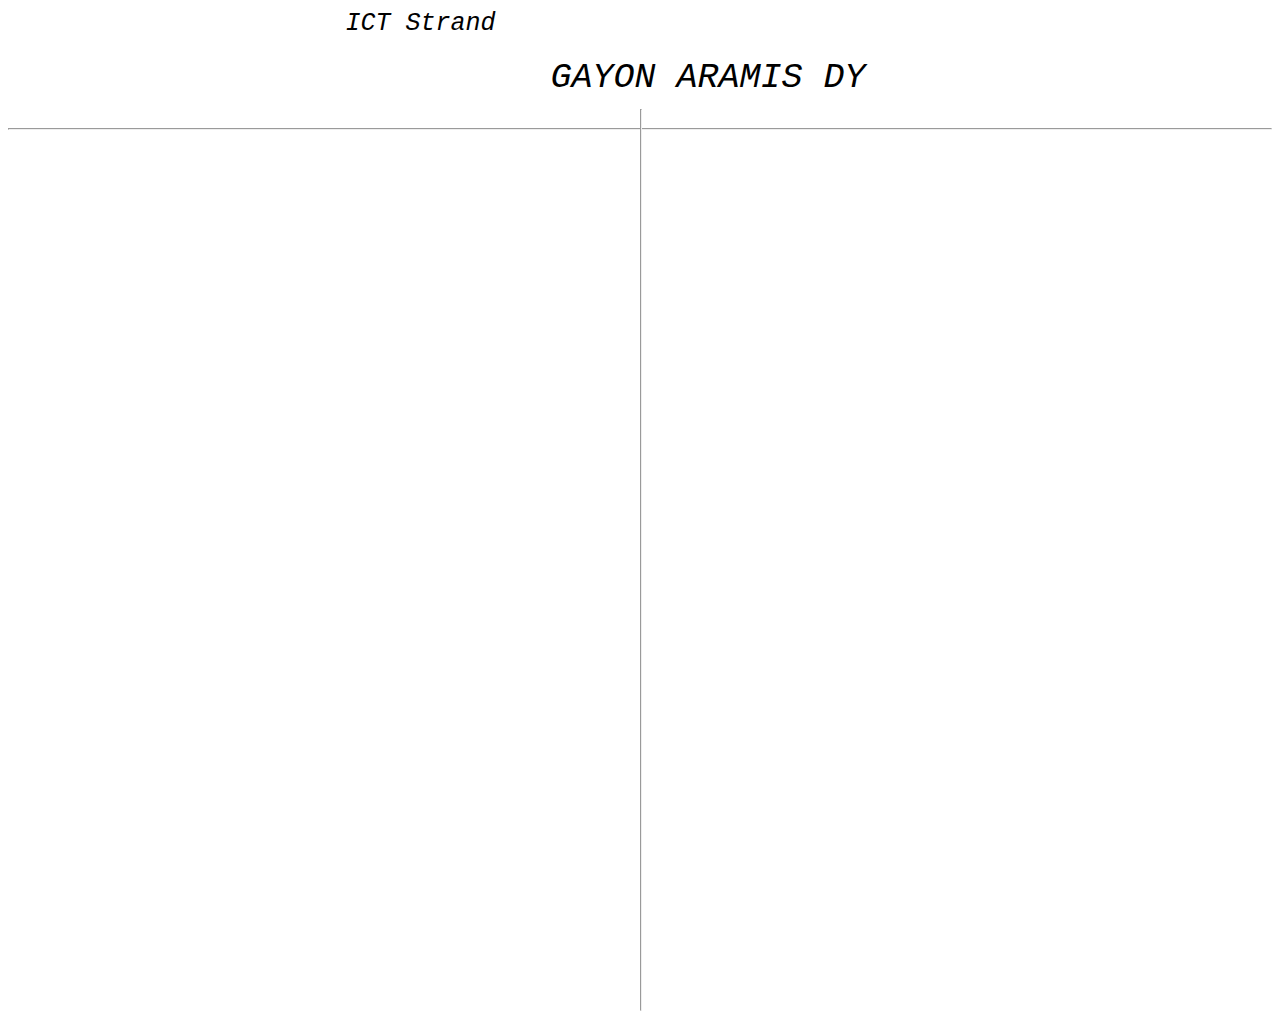
<file: index.html>
<!DOCTYPE html>
<html lang="en">
<head>
    <meta charset="UTF-8">
    <meta name="viewport" content="width=device-width, initial-scale=1.0">
    <title>resume</title>

    <link rel="stylesheet" href="resume.css">
</head>
<body>
    <pre>
    
    
    <div class="NAME">GAYON ARAMIS DY</div>
    <div class="STRAND">ICT Strand</div>
    </pre>      
    <hr class="line1">
    <hr class="line2">
</body>
</html>
</file>
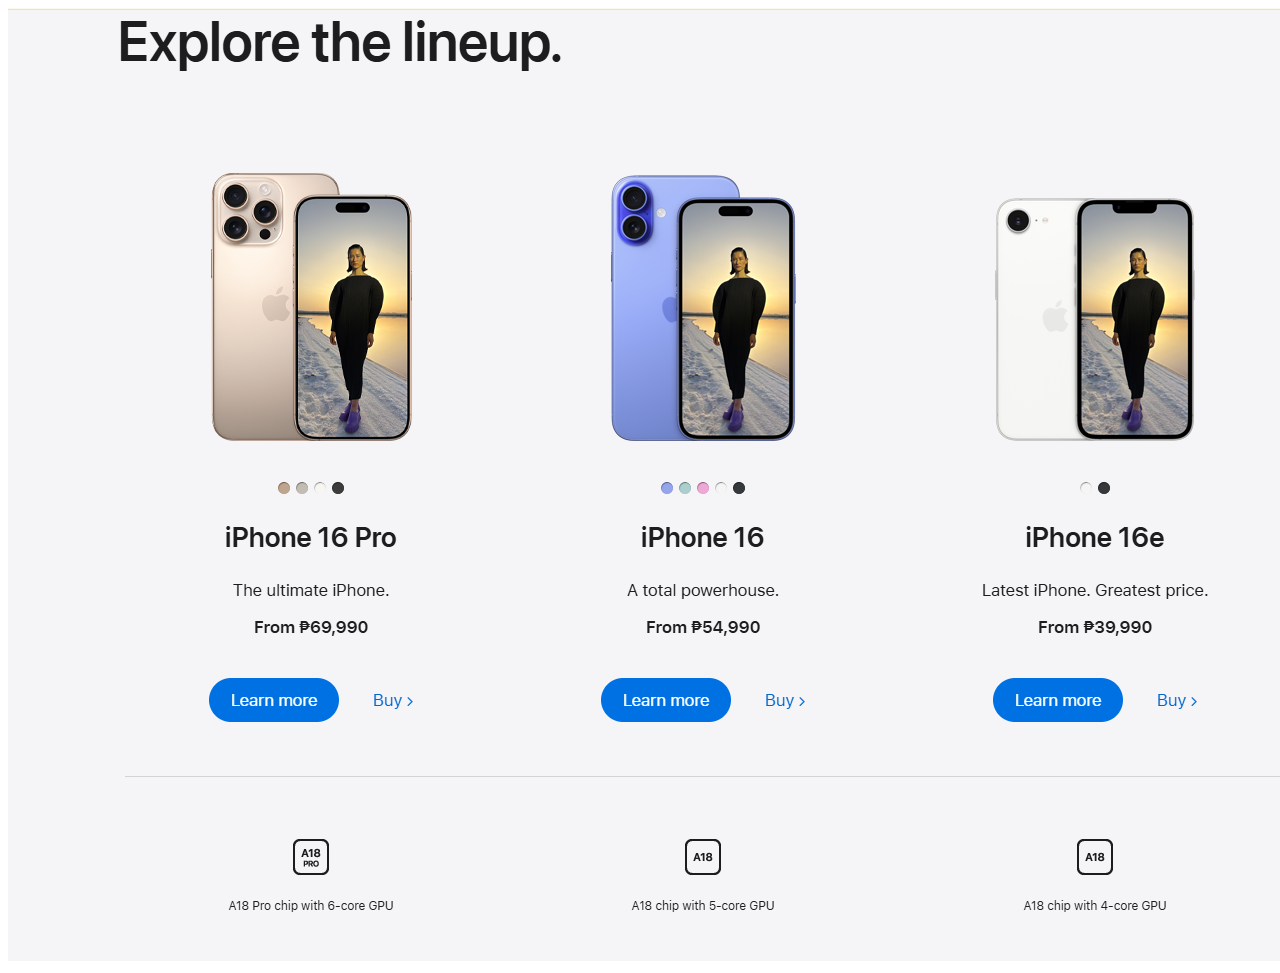
<file: imagemap/imageproduct/index.html>
<!DOCTYPE html>
<html lang="en">
<head>
    <meta charset="UTF-8">
    <meta name="viewport" content="width=device-width, initial-scale=1.0">
    <title>Document</title>
</head>
<body>
    <img src="images/Screenshot 2025-07-29 133309.png" alt="" usemap="#1">

    <map name="1">
        <area shape="poly" coords="265,166,330,186,395,192,387,431,211,426,205,180" href="p1.html" alt="">
        <area shape="poly" coords="672,168,731,189,780,195,770,430,604,417,620,168" href="p2.html" alt="">
        <area shape="poly" coords="1003,191,1170,191,1172,430,989,416" href="p3.html" alt="">
        <area shape="poly" coords="1450,168,1515,189,1565,198,1569,414,1556,431,1404,429,1387,184,1398,170" href="p4.html" alt="">
    </map>
</body>
</html>
</file>
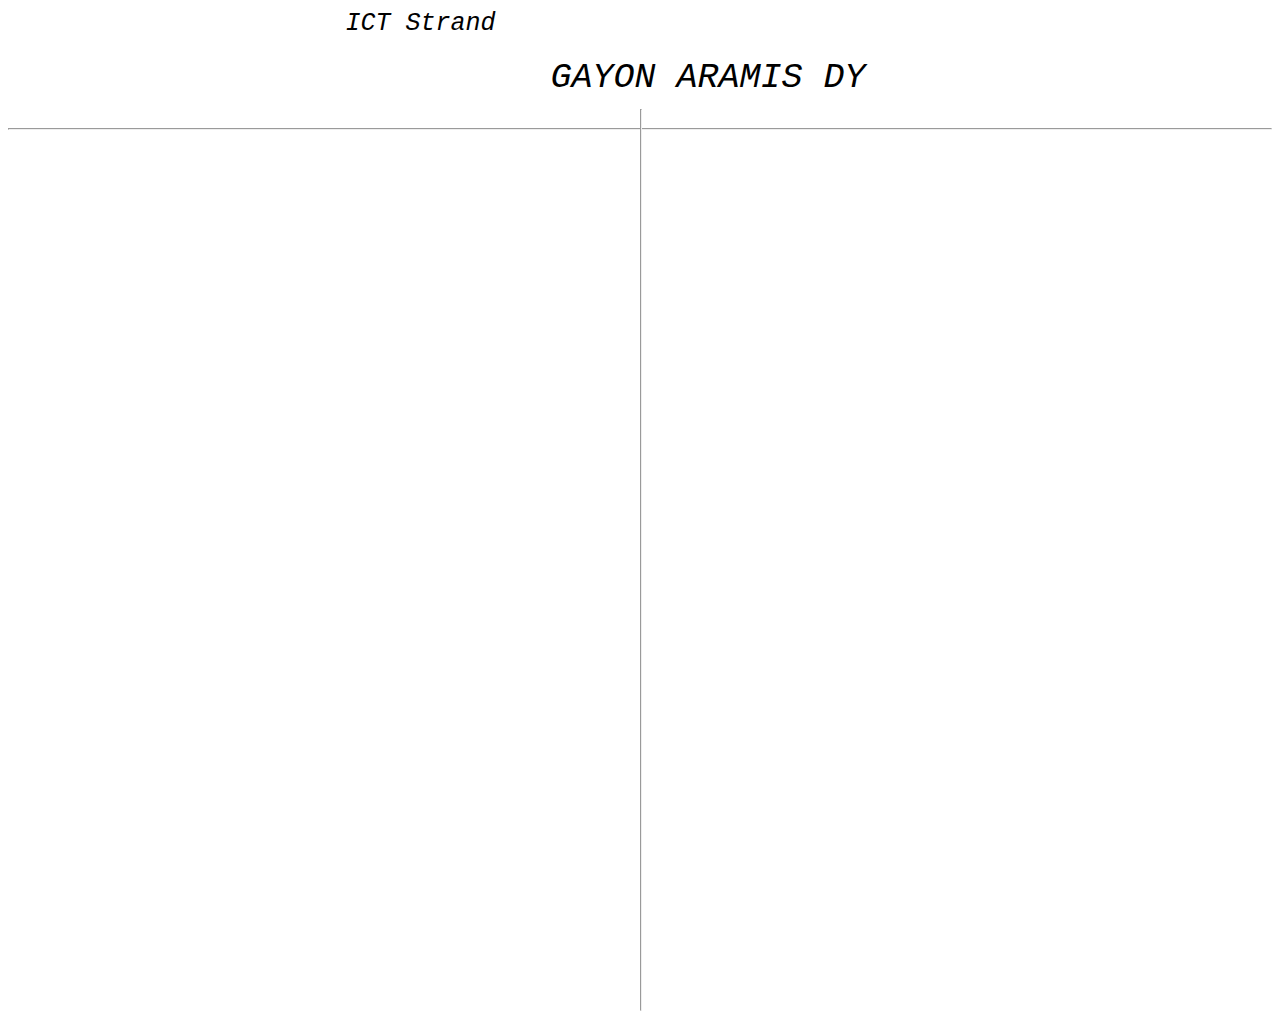
<file: resume.html>
<!DOCTYPE html>
<html lang="en">
<head>
    <meta charset="UTF-8">
    <meta name="viewport" content="width=device-width, initial-scale=1.0">
    <title>resume</title>

    <link rel="stylesheet" href="resume.css">
</head>
<body>
    <pre>
    
    
    <div class="NAME">GAYON ARAMIS DY</div>
    <div class="STRAND">ICT Strand</div>
    </pre>      
    <hr class="line1">
    <hr class="line2">
</body>
</html>
</file>
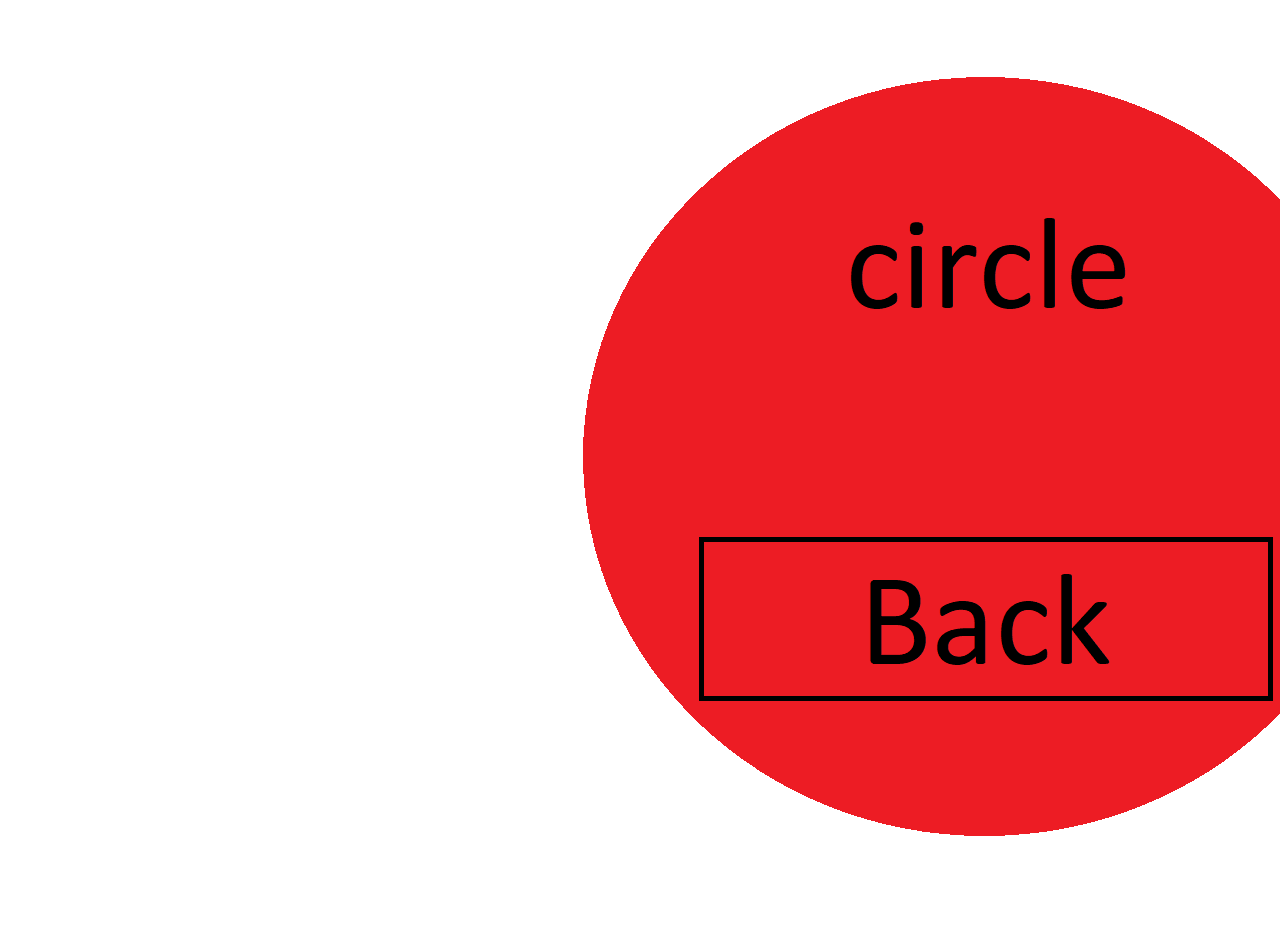
<file: imagemap/imagemapshapes.html/circle.html>
<!DOCTYPE html>
<html lang="en">
<head>
    <meta charset="UTF-8">
    <meta name="viewport" content="width=device-width, initial-scale=1.0">
    <title>Document</title>
</head>
<body>
    <img src="circle.png" alt="" usemap="#c">

    <map name="c">
        <area shape="rect" coords="695,531,1260,1688" href="map.html" alt="">
    </map>
</body>
</html>
</file>
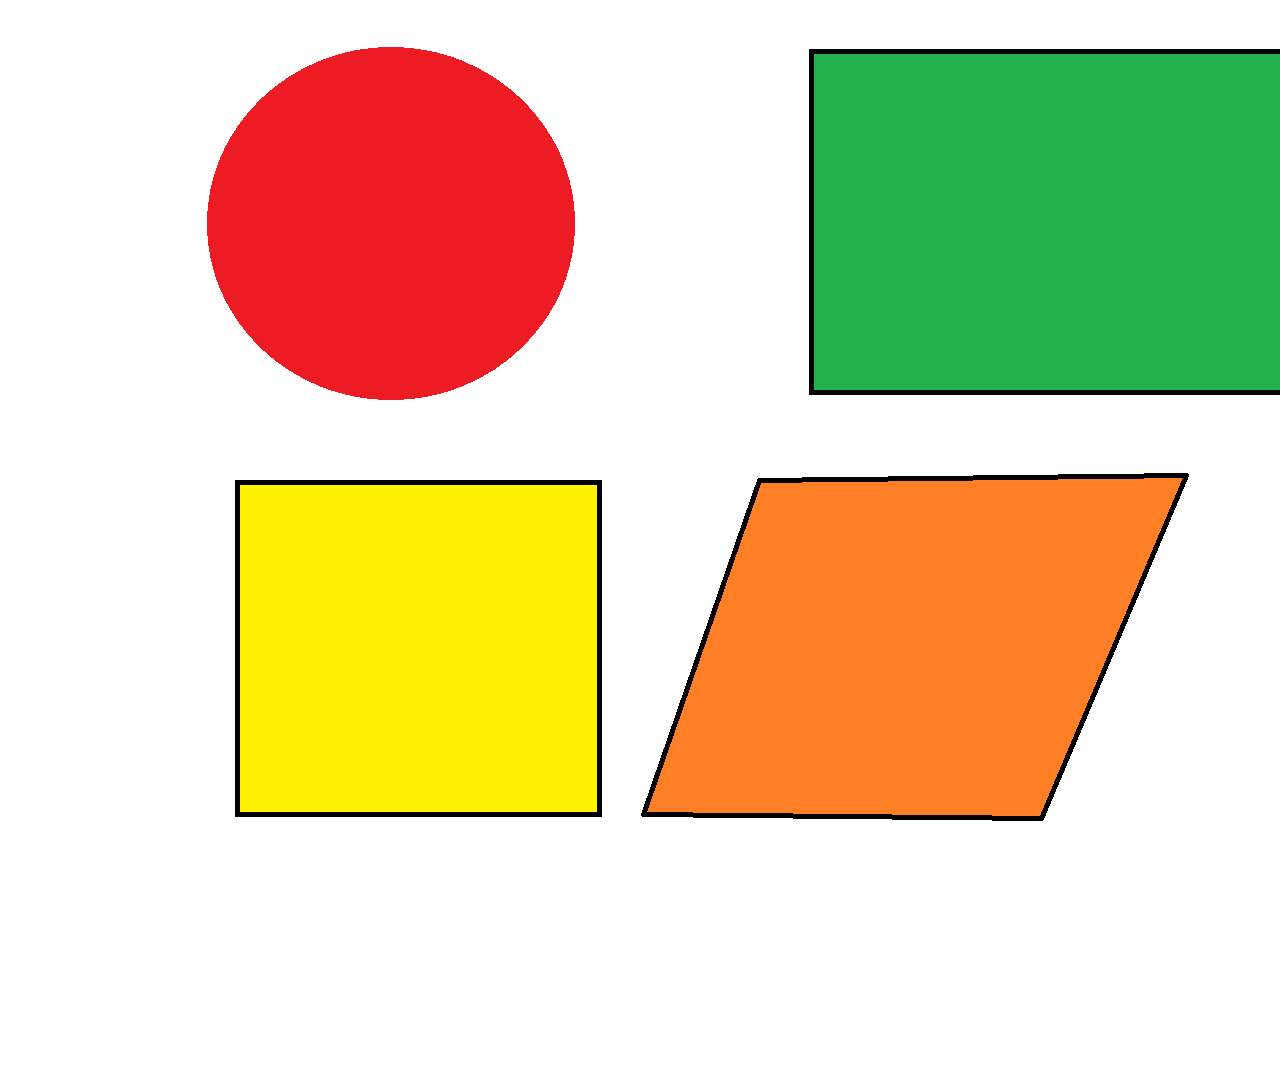
<file: imagemap/imagemapshapes.html/map.html>
<!DOCTYPE html>
<html lang="en">
<head>
    <meta charset="UTF-8">
    <meta name="viewport" content="width=device-width, initial-scale=1.0">
    <title>Document</title>
</head>
<body>
    <img src="Untitled.png" alt="" usemap="#o-map">

    <map name="o-map">
        <area shape="rect" coords="229,478,590,806" href="square.html" alt="">
        <area shape="rect" coords="803,49,1623,383" href="rectangle.html" alt="">
        <area shape="rect" coords="752,471,1033,808" href="polygon.html" alt="">
        <area shape="poly" coords="1504,469,1696,599,1622,809,1382,810,1310,598" href="pentagon.html" alt="">
        <area shape="circle" coords="381,209,565,217" href="circle.html" alt="">
    </map>
</body>
</html>
</file>
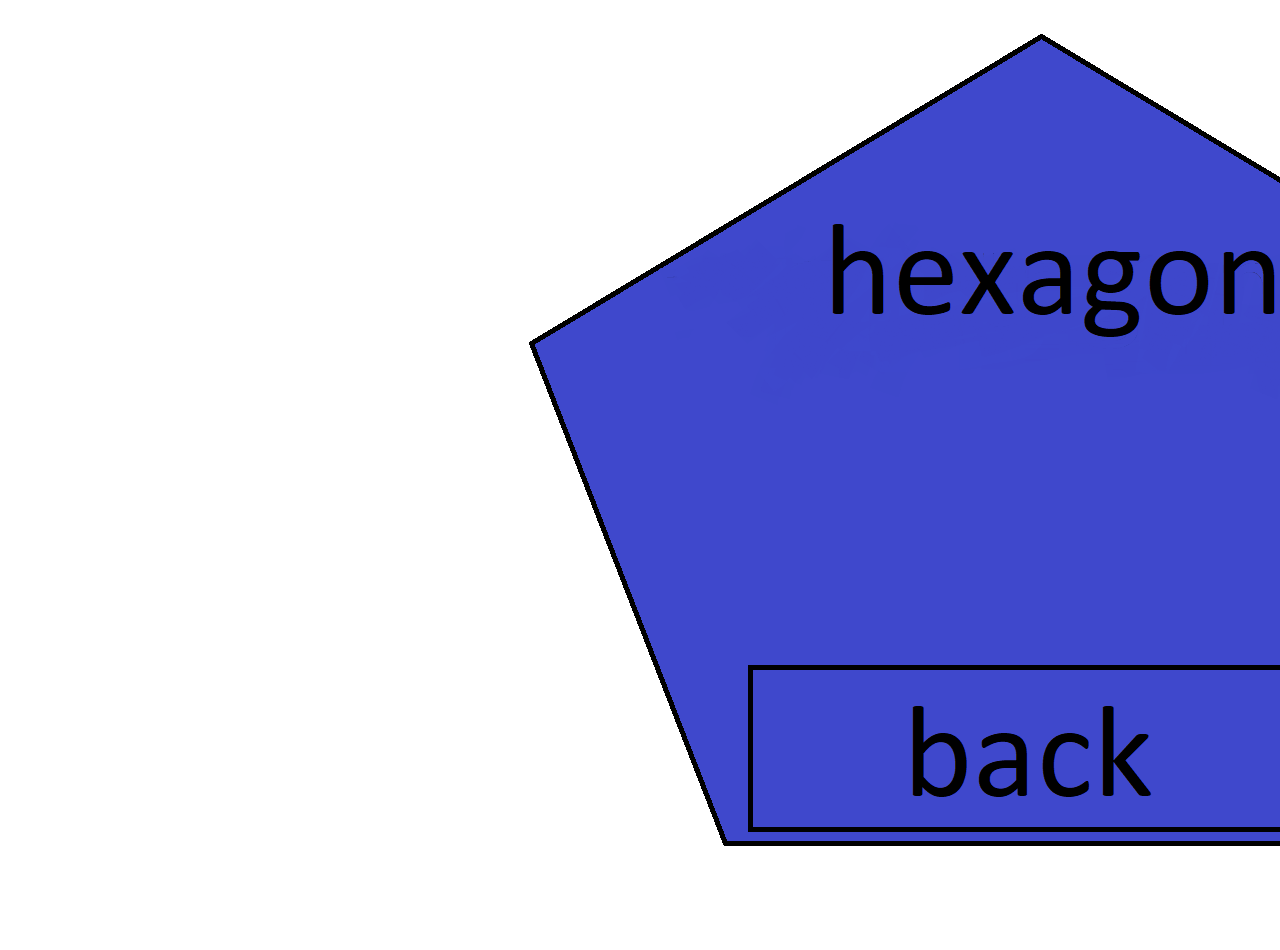
<file: imagemap/imagemapshapes.html/pentagon.html>
<!DOCTYPE html>
<html lang="en">
<head>
    <meta charset="UTF-8">
    <meta name="viewport" content="width=device-width, initial-scale=1.0">
    <title>Document</title>
</head>
<body>
    <img src="pentagon.png" alt="" usemap="#p">

    <map name="p">
        <area shape="rect" coords="743,661,1326,825" href="map.html" alt="">
    </map>
</body>
</html>
</file>
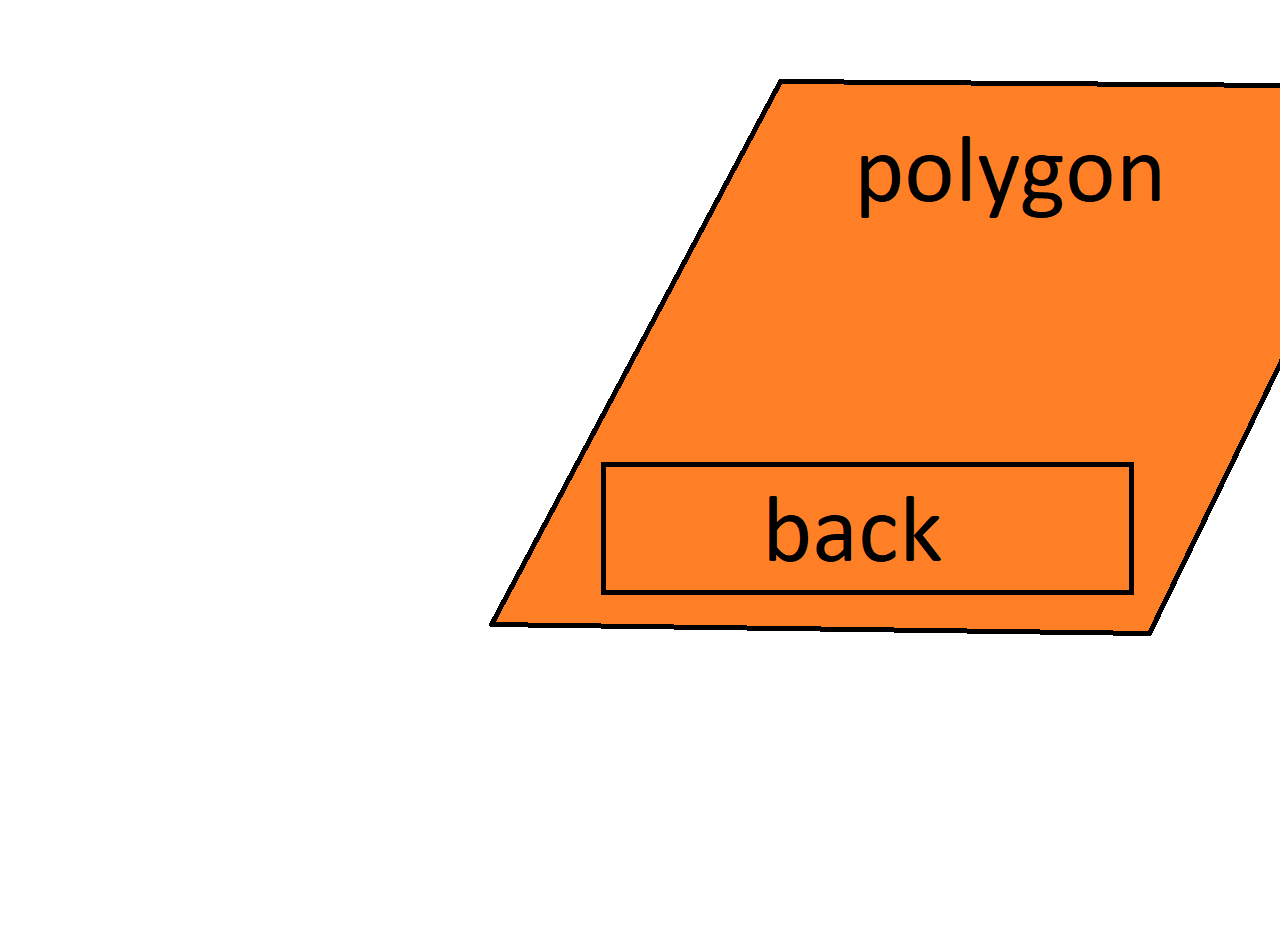
<file: imagemap/imagemapshapes.html/polygon.html>
<!DOCTYPE html>
<html lang="en">
<head>
    <meta charset="UTF-8">
    <meta name="viewport" content="width=device-width, initial-scale=1.0">
    <title>Document</title>
</head>
<body>
    <img src="polygon.png" alt="" usemap="#poly">

    <map name="poly">
        <area shape="rect" coords="595,457,1123,586" href="map.html" alt="">
    </map>
</body>
</html>
</file>
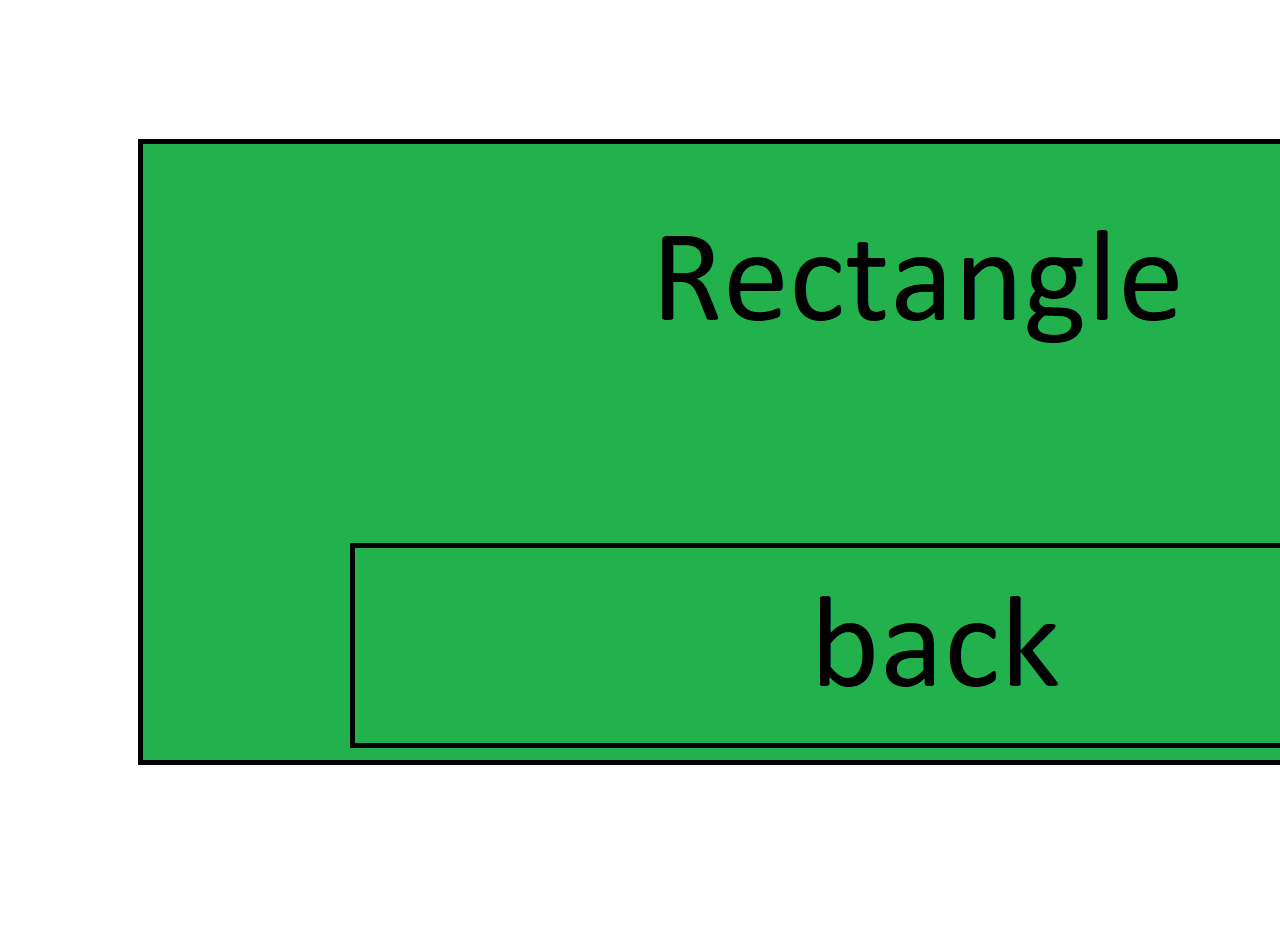
<file: imagemap/imagemapshapes.html/rectangle.html>
<!DOCTYPE html>
<html lang="en">
<head>
    <meta charset="UTF-8">
    <meta name="viewport" content="width=device-width, initial-scale=1.0">
    <title>Document</title>
</head>
<body>
    <img src="rectangle.png" alt="" usemap="#r">
    
    <map name="r">
        <area shape="rect" coords="342,538,1507,742" href="map.html" alt="">
    </map>
</body>
</html>
</file>
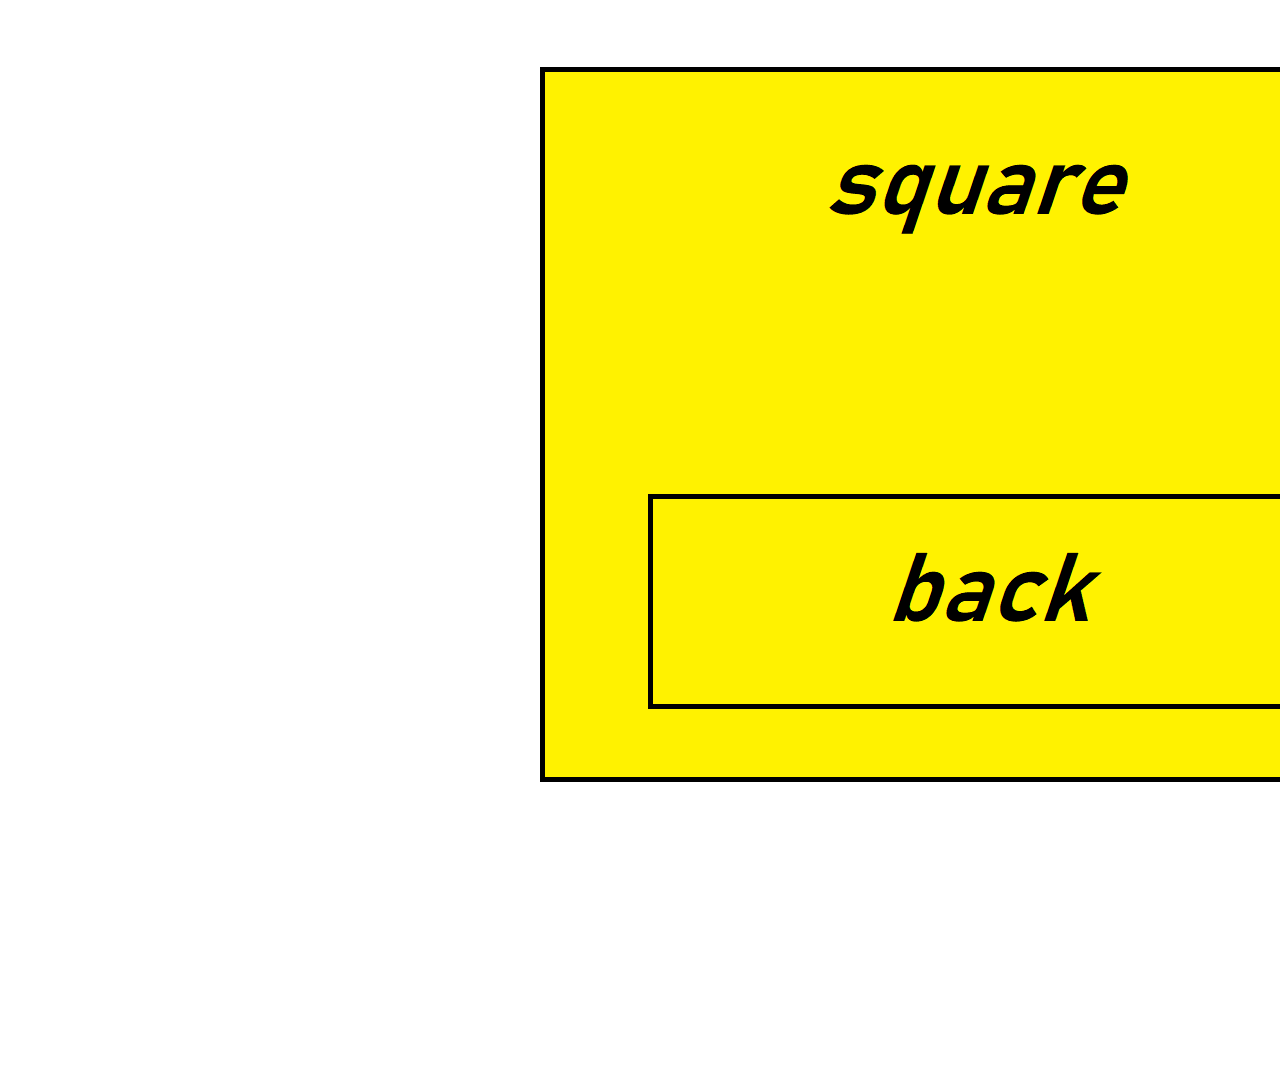
<file: imagemap/imagemapshapes.html/square.html>
<!DOCTYPE html>
<html lang="en">
<head>
    <meta charset="UTF-8">
    <meta name="viewport" content="width=device-width, initial-scale=1.0">
    <title>Document</title>
</head>
<body>
    <img src="square.png" alt="" usemap="#square">

    <map name="square">
        <area shape="rect" coords="642,489,1330,698" href="map.html" alt="">
    </map>
</body>
</html>
</file>
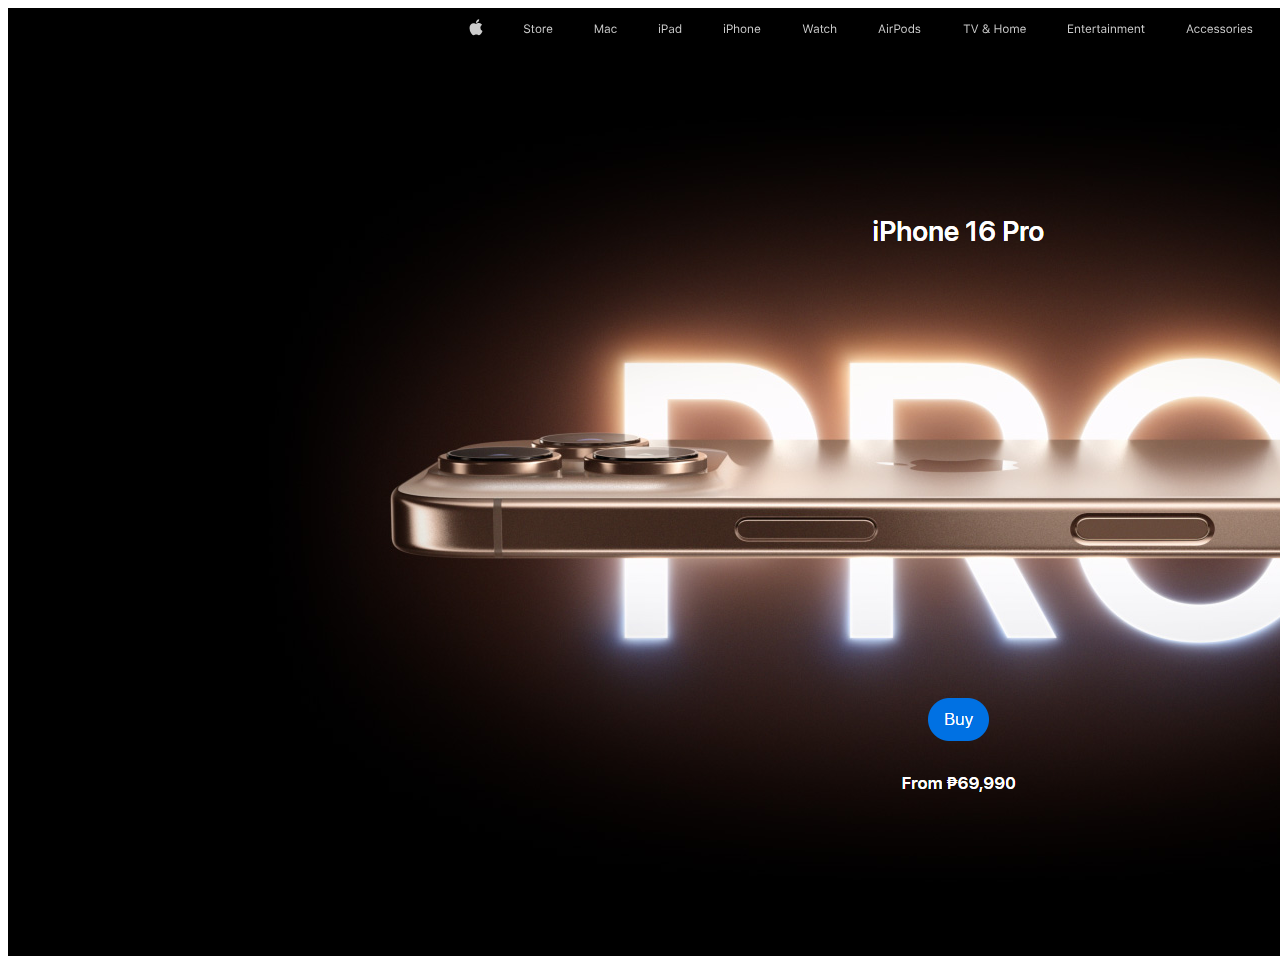
<file: imagemap/imageproduct/p1.html>
<!DOCTYPE html>
<html lang="en">
<head>
    <meta charset="UTF-8">
    <meta name="viewport" content="width=device-width, initial-scale=1.0">
    <title>Document</title>
</head>
<body>
    <img src="images/p1.png" alt="no wifi" usemap="#p1">
    <map name="p1">
        <area shape="poly" coords="965,694,976,697,981,710,974,727,950,733,936,733,927,727,920,110,925,697,936,641" href="p1fnal.html" alt="">
    </map>
    
</body>
</html>
</file>
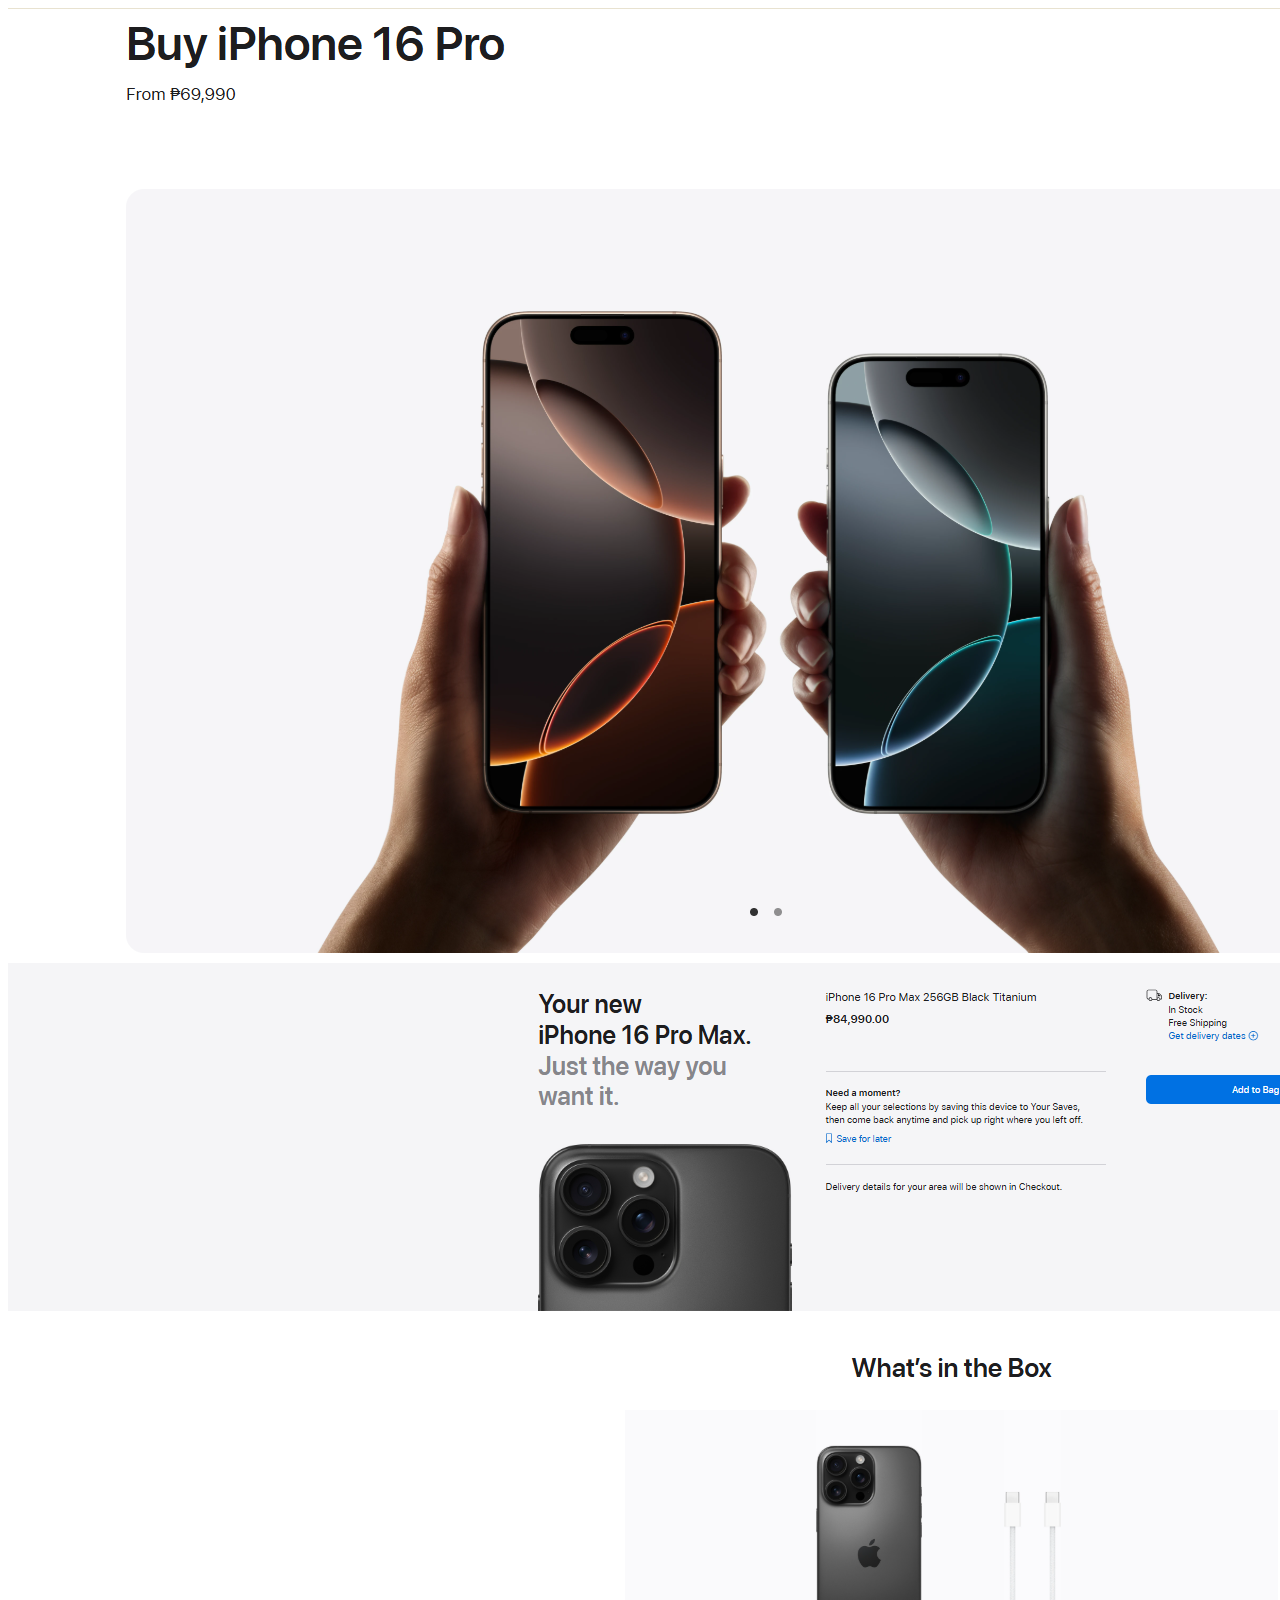
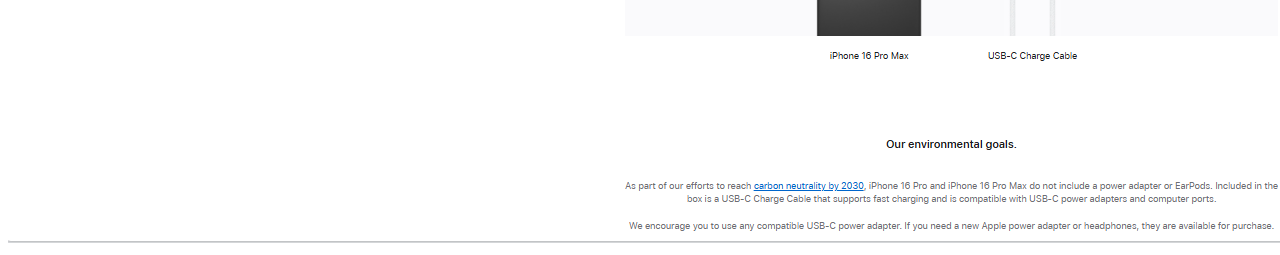
<file: imagemap/imageproduct/p1fnal.html>
<!DOCTYPE html>
<html lang="en">
<head>
    <meta charset="UTF-8">
    <meta name="viewport" content="width=device-width, initial-scale=1.0">
    <title>Document</title>
</head>
<body>
    <img src="images/p1fnal.png" alt="" usemap="#p1"><br>
    <img src="images/p1fnal2.png" alt="" usemap="#p1"><br>

    <map name="p1">
        <area shape="rect" coords="1141,112,1353,141" href="p1fnal2.html" alt="">
    </map>
    
</body>
</html>
</file>
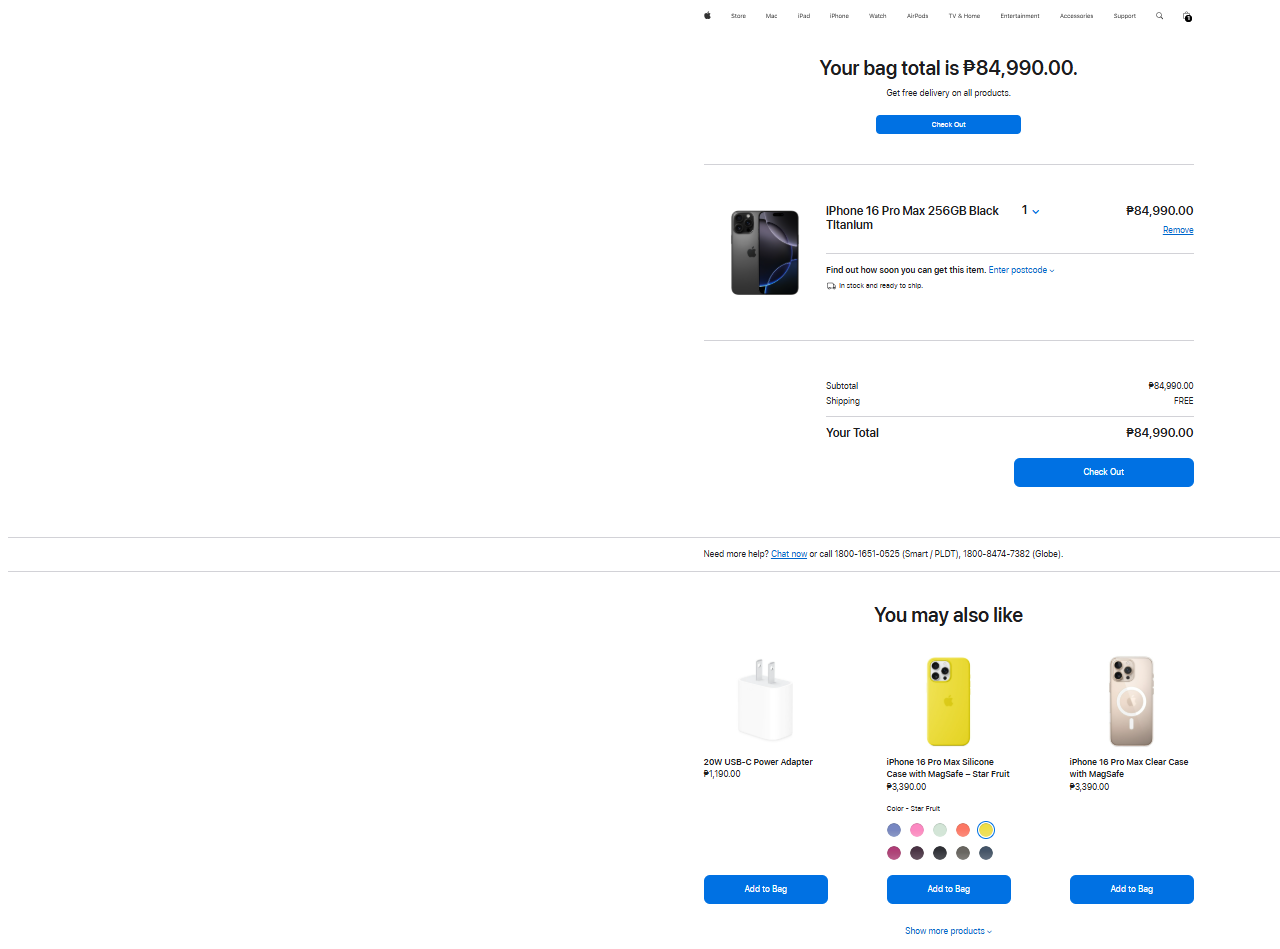
<file: imagemap/imageproduct/p1fnal2.html>
<!DOCTYPE html>
<html lang="en">
<head>
    <meta charset="UTF-8">
    <meta name="viewport" content="width=device-width, initial-scale=1.0">
    <title>Document</title>
</head>
<body>
    <img src="images/p1fnal3.png" alt="" usemap="#p1">
    
    <map name="p1">
    <area shape="rect" coords="870,107,1010,125" href="p1fnal3.html" alt="">
    <area shape="rect" coords="1009,450,1181,478" href="p1fnal3.html" alt="">
    </map>
</body>
</html>
</file>
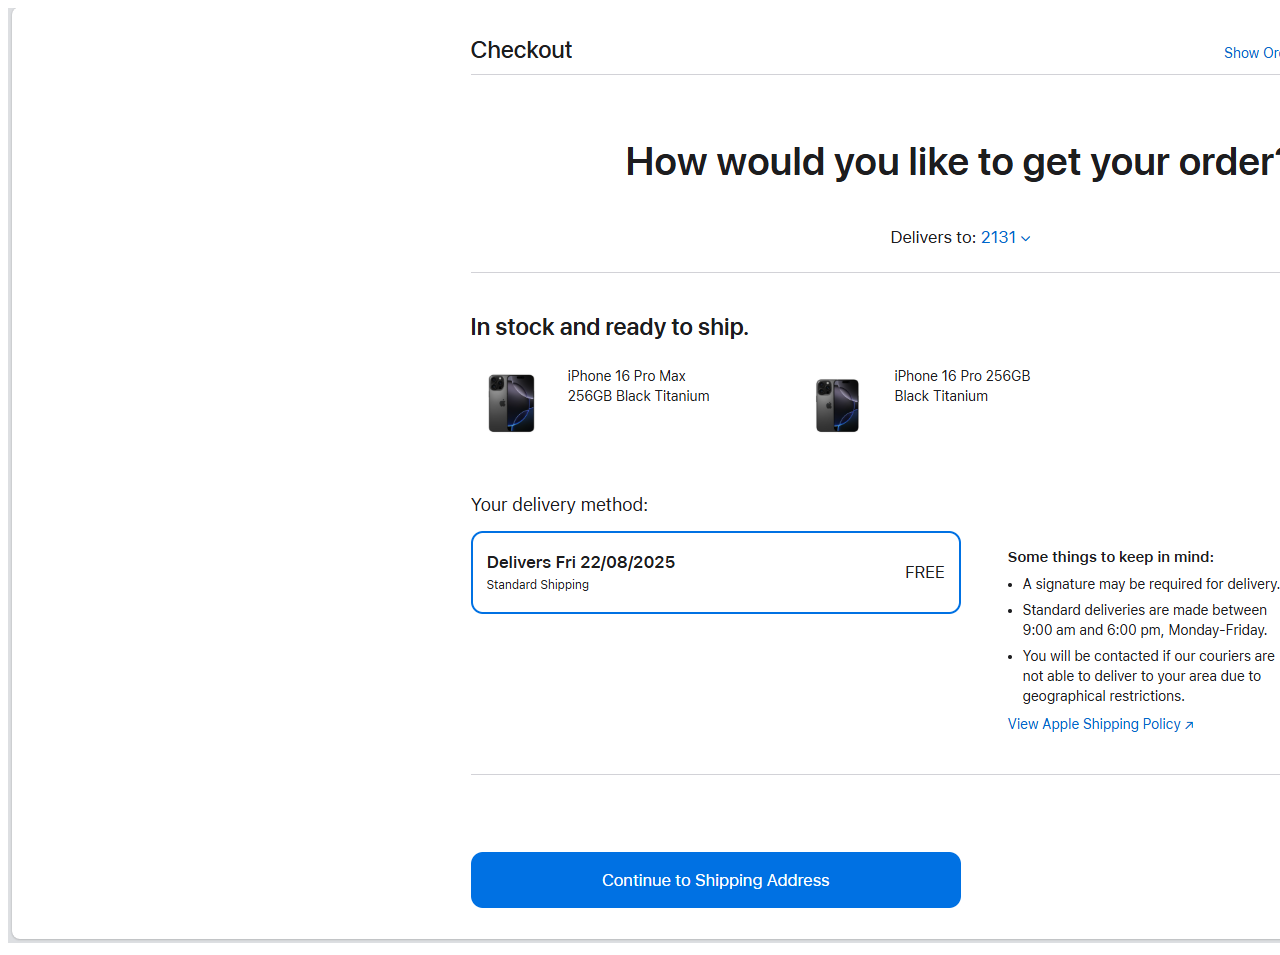
<file: imagemap/imageproduct/p1fnal3.html>
<!DOCTYPE html>
<html lang="en">
<head>
    <meta charset="UTF-8">
    <meta name="viewport" content="width=device-width, initial-scale=1.0">
    <title>Document</title>
</head>
<body>
    <!DOCTYPE html>
    <html lang="en">
    <head>
        <meta charset="UTF-8">
        <meta name="viewport" content="width=device-width, initial-scale=1.0">
        <title>Document</title>
    </head>
    <body>
        <img src="images/p1fnal4.png" alt="">
    </body>
    </html>
</body>
</html>
</file>
<file: resume.css>
.NAME {
    position: absolute;
    left: 43%;
    font-size: 35px;
    font-style: italic;
    text-align: center;
}

.STRAND {
    position: absolute;
    left: 27%;
    top: 1%;
    font-size: 25px;
    font-style: italic;
    text-align: center;
}
.line1 {
    position: absolute;
    height: 100%;
    left: 50%;
    text-align: center;
}

.line2 {
    margin-top: 40px;
    text-align: center;
}
</file>
